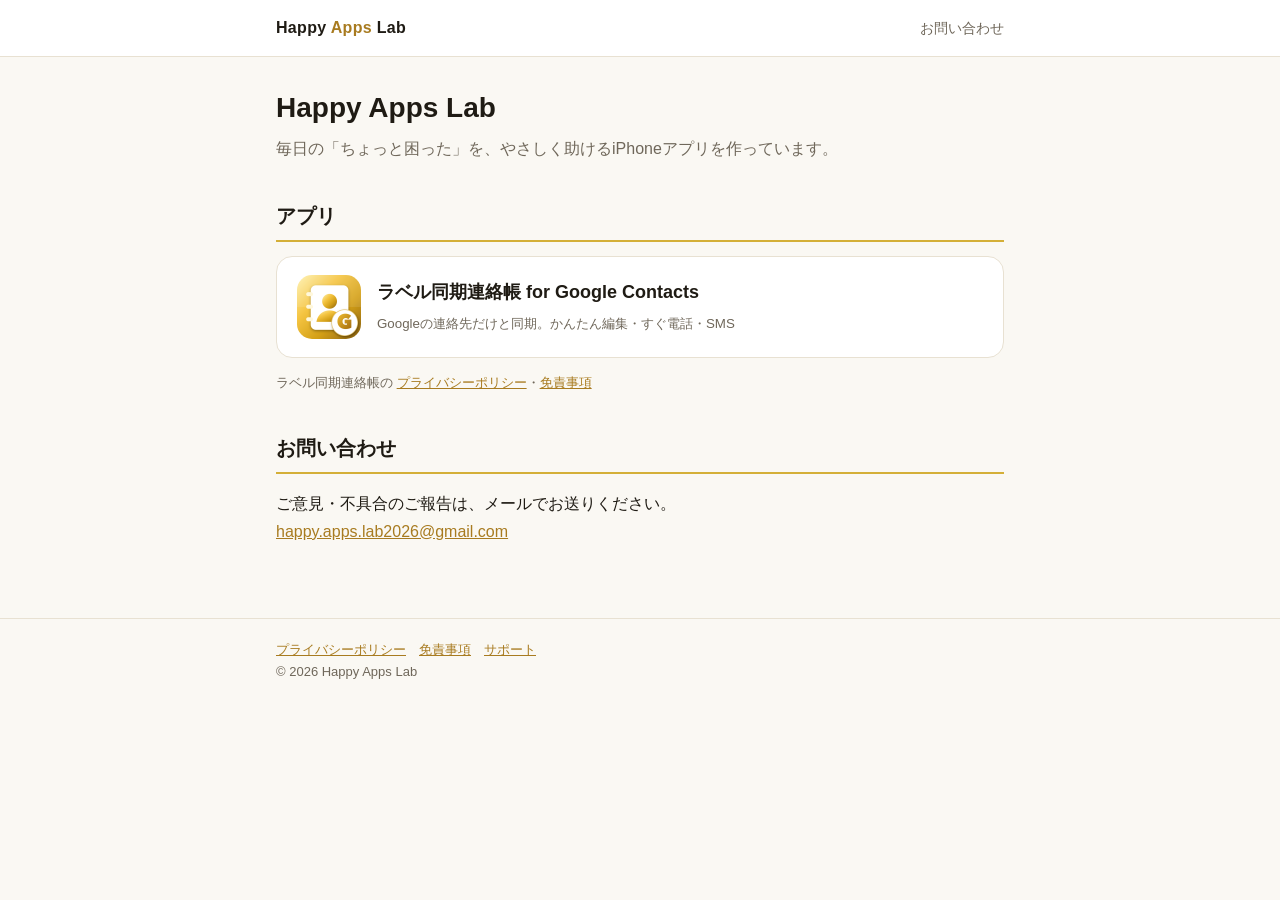
<file: index.html>
<!doctype html>
<html lang="ja"><head><meta charset="utf-8"><meta name="viewport" content="width=device-width,initial-scale=1">
<title>Happy Apps Lab</title>
<meta name="description" content="Happy Apps Lab が作る、iPhoneアプリの紹介ページです。">
<link rel="stylesheet" href="style.css"></head><body>
<header><div class="wrap"><a class="brand" href="./">Happy <span>Apps</span> Lab</a><nav><a href="label-douki/support.html">お問い合わせ</a></nav></div></header>
<main><div class="wrap">
<h1>Happy Apps Lab</h1>
<p class="lead">毎日の「ちょっと困った」を、やさしく助けるiPhoneアプリを作っています。</p>
<h2>アプリ</h2>
<div class="card"><a class="app" href="label-douki/"><img src="label-douki/icon.png" alt="ラベル同期連絡帳のアイコン"><div><b>ラベル同期連絡帳 for Google Contacts</b><small>Googleの連絡先だけと同期。かんたん編集・すぐ電話・SMS</small></div></a></div>
<p class="note">ラベル同期連絡帳の <a href="label-douki/privacy.html">プライバシーポリシー</a>・<a href="label-douki/terms.html">免責事項</a></p>
<h2>お問い合わせ</h2>
<p>ご意見・不具合のご報告は、メールでお送りください。<br><a href="mailto:happy.apps.lab2026@gmail.com">happy.apps.lab2026@gmail.com</a></p>
</div></main>
<footer><div class="wrap"><a href="label-douki/privacy.html">プライバシーポリシー</a>　<a href="label-douki/terms.html">免責事項</a>　<a href="label-douki/support.html">サポート</a><br>© 2026 Happy Apps Lab</div></footer>
</body></html>
</file>
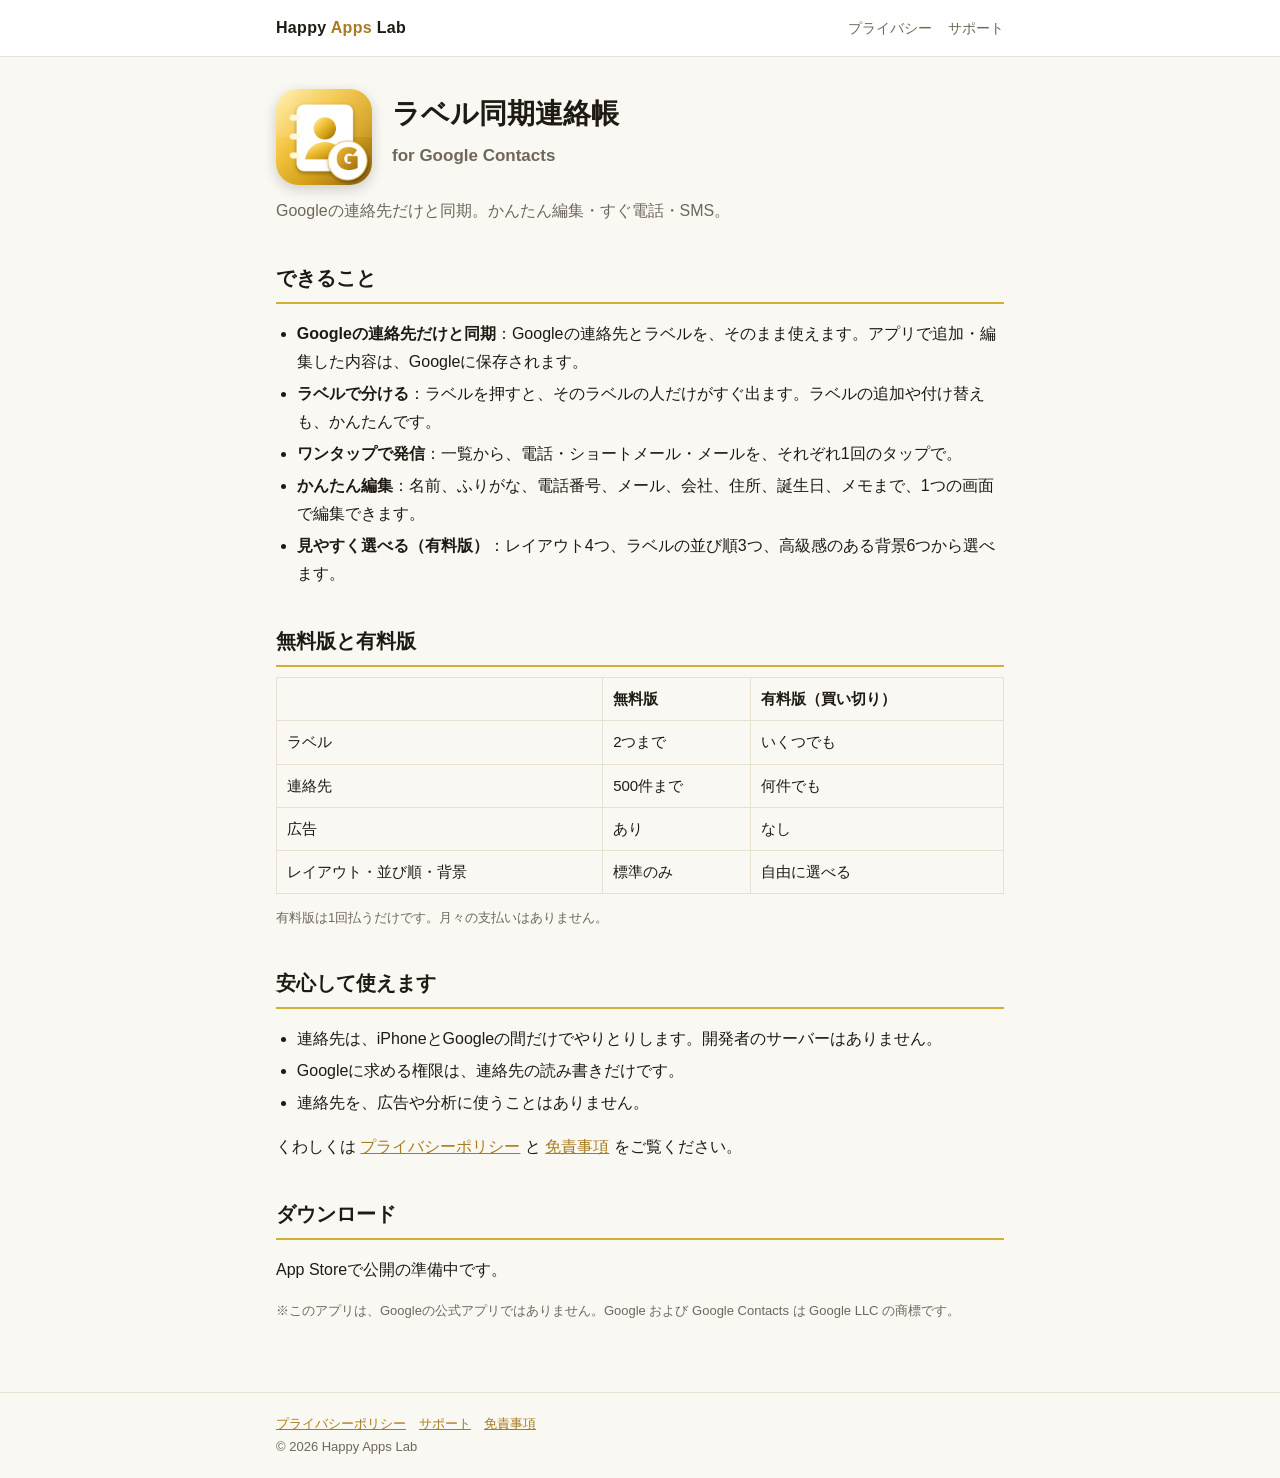
<file: label-douki/index.html>
<!doctype html>
<html lang="ja"><head><meta charset="utf-8"><meta name="viewport" content="width=device-width,initial-scale=1">
<title>ラベル同期連絡帳 for Google Contacts</title>
<meta name="description" content="Googleの連絡先だけと同期する、iPhoneの連絡帳アプリ。かんたん編集、ラベル分け、ワンタップで電話・SMS・メール。">
<link rel="stylesheet" href="../style.css"></head><body>
<header><div class="wrap"><a class="brand" href="../">Happy <span>Apps</span> Lab</a><nav><a href="privacy.html">プライバシー</a><a href="support.html">サポート</a></nav></div></header>
<main><div class="wrap">
<div class="hero"><img src="icon.png" alt="アプリのアイコン"><div><h1>ラベル同期連絡帳<br><small style="font-size:17px;color:var(--sub)">for Google Contacts</small></h1></div></div>
<p class="lead">Googleの連絡先だけと同期。かんたん編集・すぐ電話・SMS。</p>

<h2>できること</h2>
<ul>
<li><b>Googleの連絡先だけと同期</b>：Googleの連絡先とラベルを、そのまま使えます。アプリで追加・編集した内容は、Googleに保存されます。</li>
<li><b>ラベルで分ける</b>：ラベルを押すと、そのラベルの人だけがすぐ出ます。ラベルの追加や付け替えも、かんたんです。</li>
<li><b>ワンタップで発信</b>：一覧から、電話・ショートメール・メールを、それぞれ1回のタップで。</li>
<li><b>かんたん編集</b>：名前、ふりがな、電話番号、メール、会社、住所、誕生日、メモまで、1つの画面で編集できます。</li>
<li><b>見やすく選べる（有料版）</b>：レイアウト4つ、ラベルの並び順3つ、高級感のある背景6つから選べます。</li>
</ul>

<h2>無料版と有料版</h2>
<table>
<tr><th></th><th>無料版</th><th>有料版（買い切り）</th></tr>
<tr><td>ラベル</td><td>2つまで</td><td>いくつでも</td></tr>
<tr><td>連絡先</td><td>500件まで</td><td>何件でも</td></tr>
<tr><td>広告</td><td>あり</td><td>なし</td></tr>
<tr><td>レイアウト・並び順・背景</td><td>標準のみ</td><td>自由に選べる</td></tr>
</table>
<p class="note">有料版は1回払うだけです。月々の支払いはありません。</p>

<h2>安心して使えます</h2>
<ul>
<li>連絡先は、iPhoneとGoogleの間だけでやりとりします。開発者のサーバーはありません。</li>
<li>Googleに求める権限は、連絡先の読み書きだけです。</li>
<li>連絡先を、広告や分析に使うことはありません。</li>
</ul>
<p>くわしくは <a href="privacy.html">プライバシーポリシー</a> と <a href="terms.html">免責事項</a> をご覧ください。</p>

<h2>ダウンロード</h2>
<p>App Storeで公開の準備中です。</p>

<p class="note">※このアプリは、Googleの公式アプリではありません。Google および Google Contacts は Google LLC の商標です。</p>
</div></main>
<footer><div class="wrap"><a href="privacy.html">プライバシーポリシー</a>　<a href="support.html">サポート</a>　<a href="terms.html">免責事項</a><br>© 2026 Happy Apps Lab</div></footer>
</body></html>
</file>
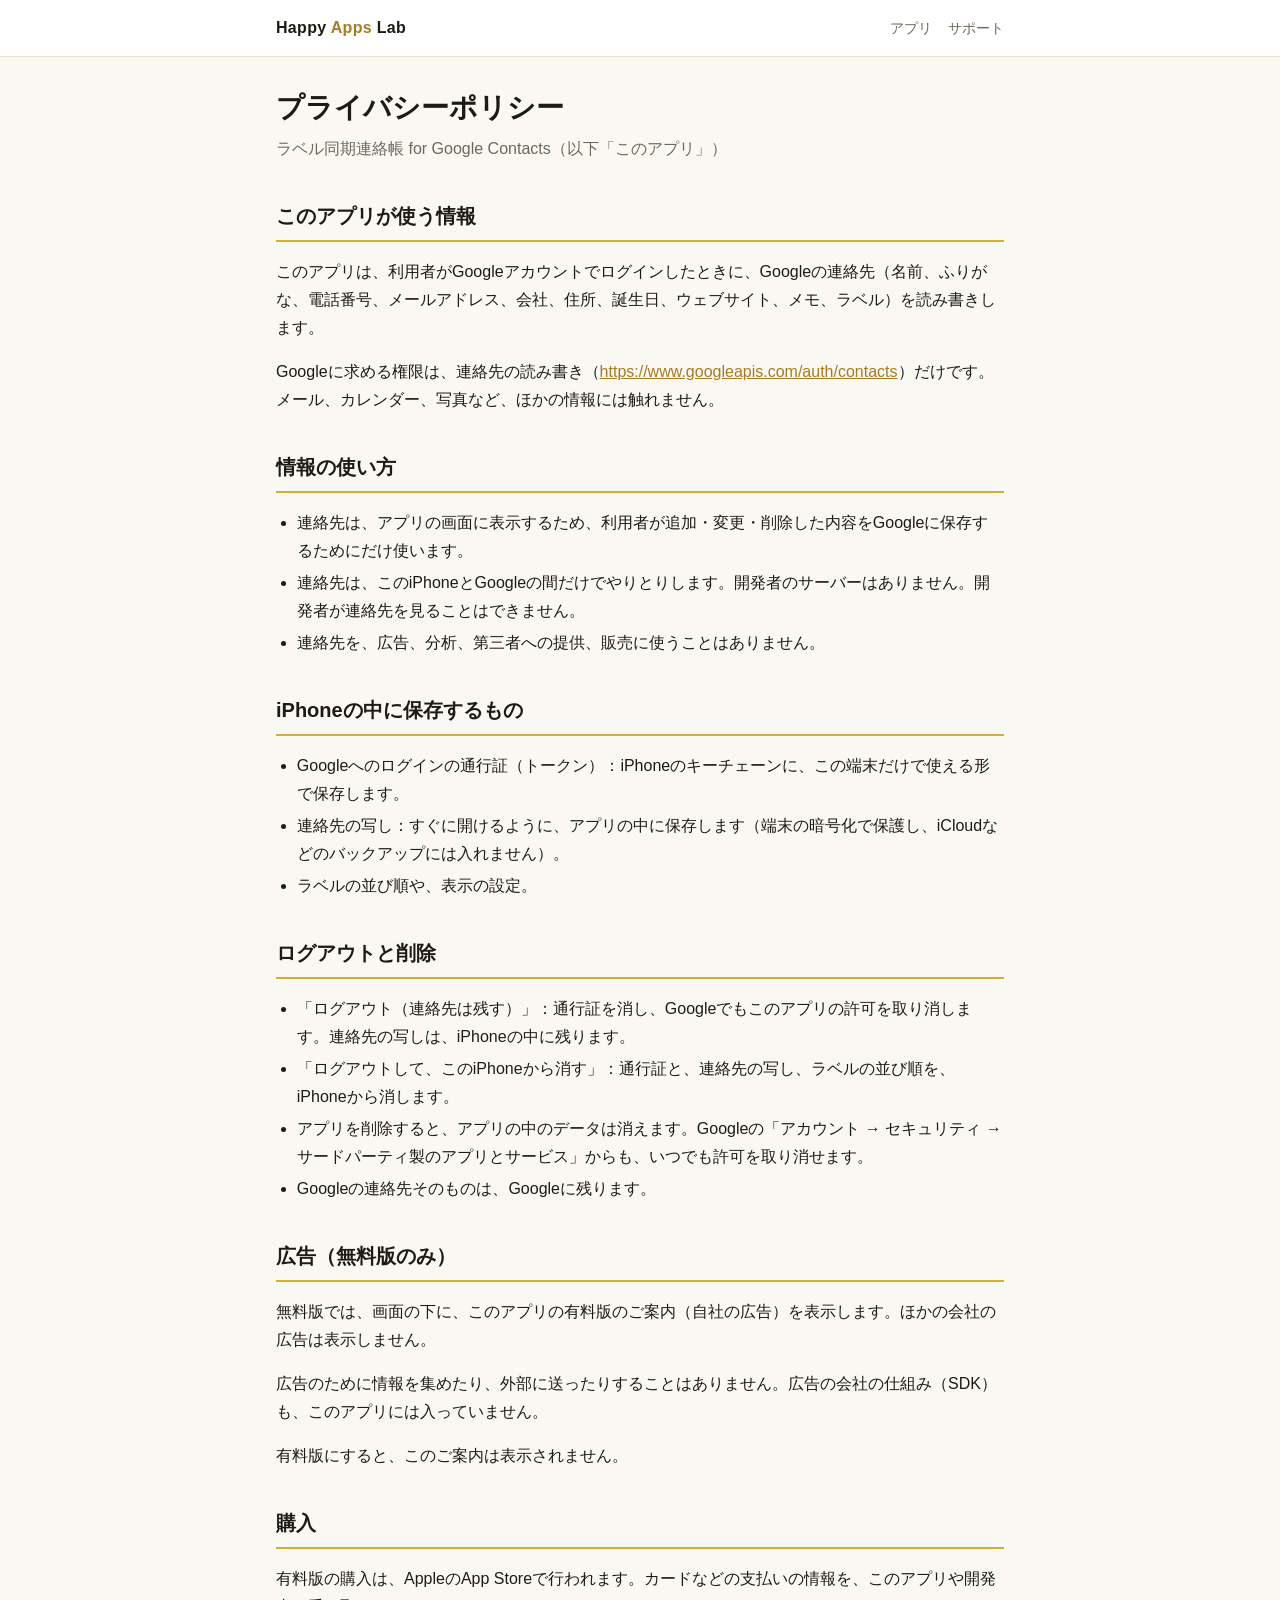
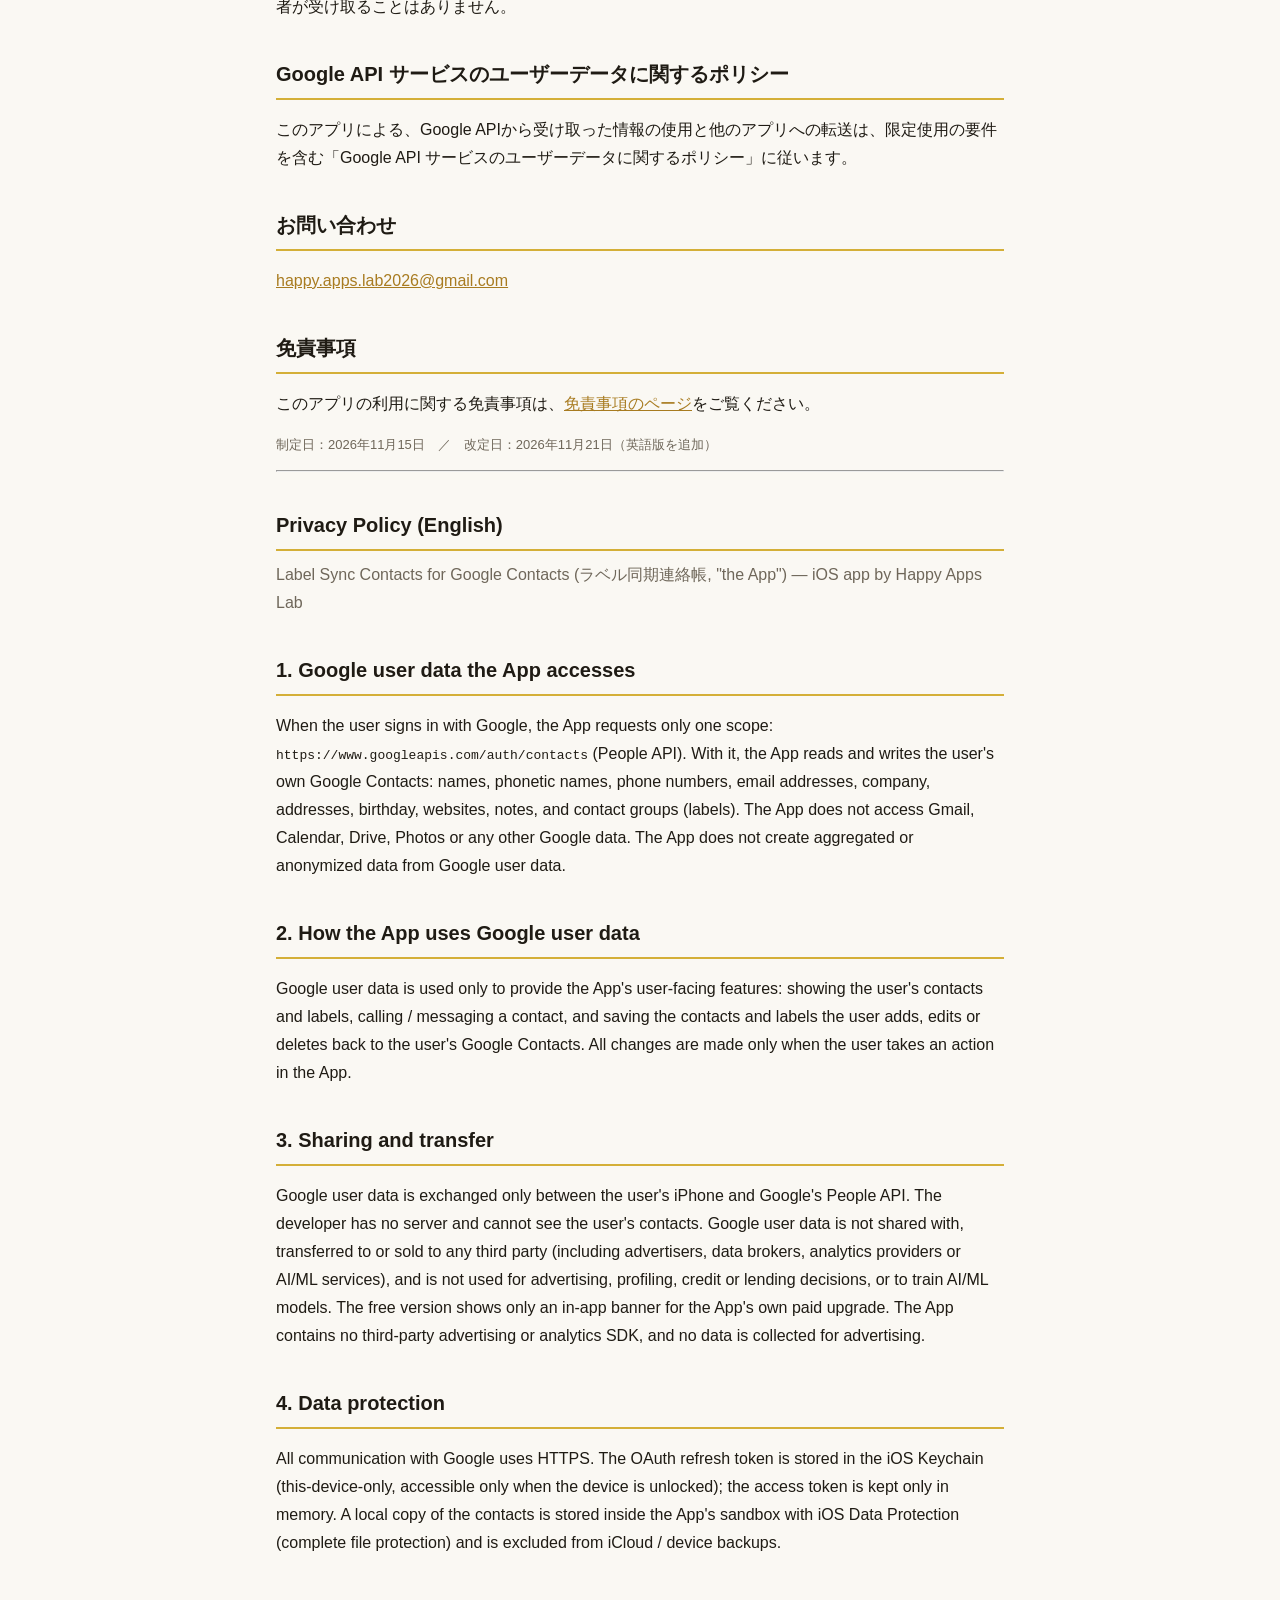
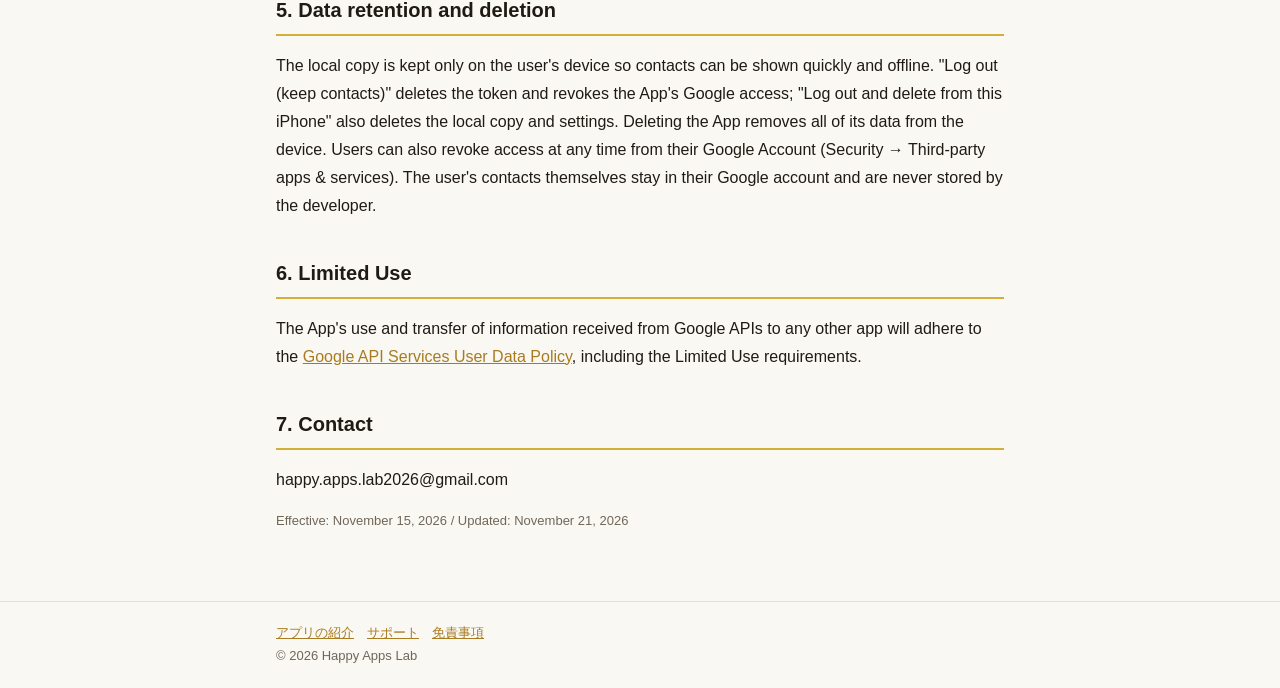
<file: label-douki/privacy.html>
<!doctype html>
<html lang="ja"><head><meta charset="utf-8"><meta name="viewport" content="width=device-width,initial-scale=1">
<title>プライバシーポリシー｜ラベル同期連絡帳</title>
<link rel="stylesheet" href="../style.css"></head><body>
<header><div class="wrap"><a class="brand" href="../">Happy <span>Apps</span> Lab</a><nav><a href="./">アプリ</a><a href="support.html">サポート</a></nav></div></header>
<main><div class="wrap">
<h1>プライバシーポリシー</h1>
<p class="lead">ラベル同期連絡帳 for Google Contacts（以下「このアプリ」）</p>
<h2>このアプリが使う情報</h2>
<p>このアプリは、利用者がGoogleアカウントでログインしたときに、Googleの連絡先（名前、ふりがな、電話番号、メールアドレス、会社、住所、誕生日、ウェブサイト、メモ、ラベル）を読み書きします。</p>
<p>Googleに求める権限は、連絡先の読み書き（<a href="https://www.googleapis.com/auth/contacts">https://www.googleapis.com/auth/contacts</a>）だけです。メール、カレンダー、写真など、ほかの情報には触れません。</p>
<h2>情報の使い方</h2>
<ul>
<li>連絡先は、アプリの画面に表示するため、利用者が追加・変更・削除した内容をGoogleに保存するためにだけ使います。</li>
<li>連絡先は、このiPhoneとGoogleの間だけでやりとりします。開発者のサーバーはありません。開発者が連絡先を見ることはできません。</li>
<li>連絡先を、広告、分析、第三者への提供、販売に使うことはありません。</li>
</ul>
<h2>iPhoneの中に保存するもの</h2>
<ul>
<li>Googleへのログインの通行証（トークン）：iPhoneのキーチェーンに、この端末だけで使える形で保存します。</li>
<li>連絡先の写し：すぐに開けるように、アプリの中に保存します（端末の暗号化で保護し、iCloudなどのバックアップには入れません）。</li>
<li>ラベルの並び順や、表示の設定。</li>
</ul>
<h2>ログアウトと削除</h2>
<ul>
<li>「ログアウト（連絡先は残す）」：通行証を消し、Googleでもこのアプリの許可を取り消します。連絡先の写しは、iPhoneの中に残ります。</li>
<li>「ログアウトして、このiPhoneから消す」：通行証と、連絡先の写し、ラベルの並び順を、iPhoneから消します。</li>
<li>アプリを削除すると、アプリの中のデータは消えます。Googleの「アカウント → セキュリティ → サードパーティ製のアプリとサービス」からも、いつでも許可を取り消せます。</li>
<li>Googleの連絡先そのものは、Googleに残ります。</li>
</ul>
<h2>広告（無料版のみ）</h2>
<p>無料版では、画面の下に、このアプリの有料版のご案内（自社の広告）を表示します。ほかの会社の広告は表示しません。</p>
<p>広告のために情報を集めたり、外部に送ったりすることはありません。広告の会社の仕組み（SDK）も、このアプリには入っていません。</p>
<p>有料版にすると、このご案内は表示されません。</p>
<h2>購入</h2>
<p>有料版の購入は、AppleのApp Storeで行われます。カードなどの支払いの情報を、このアプリや開発者が受け取ることはありません。</p>
<h2>Google API サービスのユーザーデータに関するポリシー</h2>
<p>このアプリによる、Google APIから受け取った情報の使用と他のアプリへの転送は、限定使用の要件を含む「Google API サービスのユーザーデータに関するポリシー」に従います。</p>
<h2>お問い合わせ</h2>
<p><a href="mailto:happy.apps.lab2026@gmail.com">happy.apps.lab2026@gmail.com</a></p>
<h2>免責事項</h2>
<p>このアプリの利用に関する免責事項は、<a href="terms.html">免責事項のページ</a>をご覧ください。</p>
<p class="note">制定日：2026年11月15日　／　改定日：2026年11月21日（英語版を追加）</p>
<hr id="english">
<h2>Privacy Policy (English)</h2>
<p class="lead">Label Sync Contacts for Google Contacts (ラベル同期連絡帳, "the App") — iOS app by Happy Apps Lab</p>
<h2>1. Google user data the App accesses</h2>
<p>When the user signs in with Google, the App requests only one scope: <code>https://www.googleapis.com/auth/contacts</code> (People API). With it, the App reads and writes the user's own Google Contacts: names, phonetic names, phone numbers, email addresses, company, addresses, birthday, websites, notes, and contact groups (labels). The App does not access Gmail, Calendar, Drive, Photos or any other Google data. The App does not create aggregated or anonymized data from Google user data.</p>
<h2>2. How the App uses Google user data</h2>
<p>Google user data is used only to provide the App's user-facing features: showing the user's contacts and labels, calling / messaging a contact, and saving the contacts and labels the user adds, edits or deletes back to the user's Google Contacts. All changes are made only when the user takes an action in the App.</p>
<h2>3. Sharing and transfer</h2>
<p>Google user data is exchanged only between the user's iPhone and Google's People API. The developer has no server and cannot see the user's contacts. Google user data is not shared with, transferred to or sold to any third party (including advertisers, data brokers, analytics providers or AI/ML services), and is not used for advertising, profiling, credit or lending decisions, or to train AI/ML models. The free version shows only an in-app banner for the App's own paid upgrade. The App contains no third-party advertising or analytics SDK, and no data is collected for advertising.</p>
<h2>4. Data protection</h2>
<p>All communication with Google uses HTTPS. The OAuth refresh token is stored in the iOS Keychain (this-device-only, accessible only when the device is unlocked); the access token is kept only in memory. A local copy of the contacts is stored inside the App's sandbox with iOS Data Protection (complete file protection) and is excluded from iCloud / device backups.</p>
<h2>5. Data retention and deletion</h2>
<p>The local copy is kept only on the user's device so contacts can be shown quickly and offline. "Log out (keep contacts)" deletes the token and revokes the App's Google access; "Log out and delete from this iPhone" also deletes the local copy and settings. Deleting the App removes all of its data from the device. Users can also revoke access at any time from their Google Account (Security → Third-party apps &amp; services). The user's contacts themselves stay in their Google account and are never stored by the developer.</p>
<h2>6. Limited Use</h2>
<p>The App's use and transfer of information received from Google APIs to any other app will adhere to the <a href="https://developers.google.com/terms/api-services-user-data-policy">Google API Services User Data Policy</a>, including the Limited Use requirements.</p>
<h2>7. Contact</h2>
<p>happy.apps.lab2026@gmail.com</p>
<p class="note">Effective: November 15, 2026 / Updated: November 21, 2026</p>
</div></main>
<footer><div class="wrap"><a href="./">アプリの紹介</a>　<a href="support.html">サポート</a>　<a href="terms.html">免責事項</a><br>© 2026 Happy Apps Lab</div></footer>
</body></html>
</file>
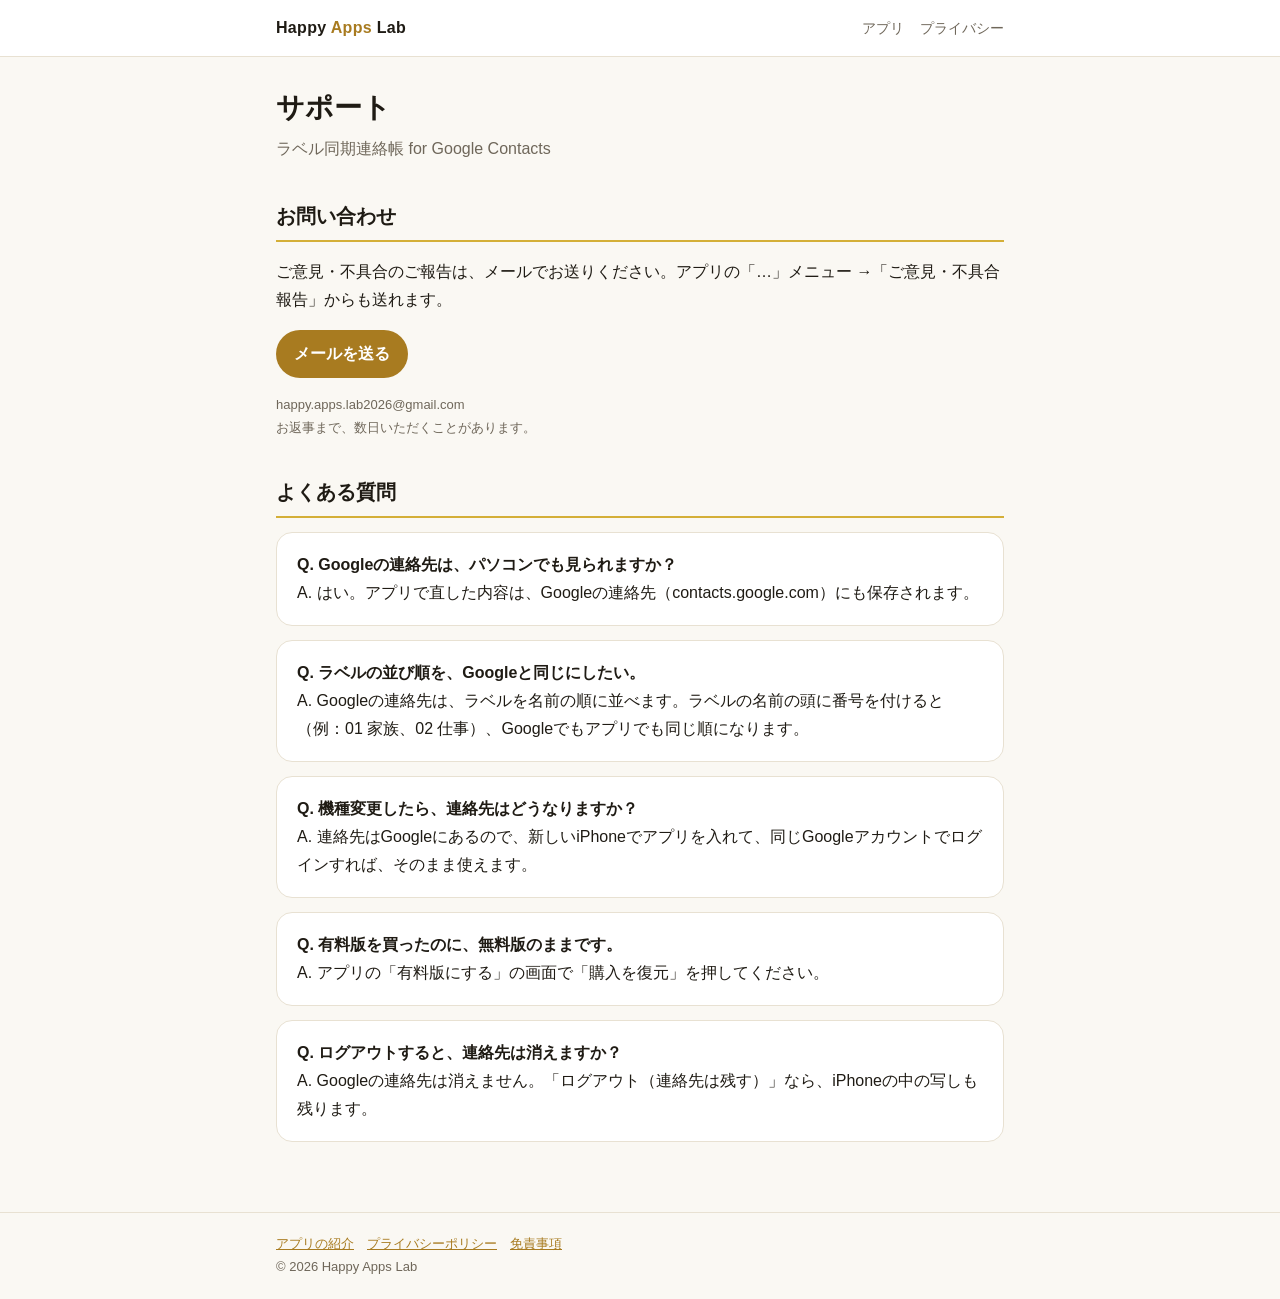
<file: label-douki/support.html>
<!doctype html>
<html lang="ja"><head><meta charset="utf-8"><meta name="viewport" content="width=device-width,initial-scale=1">
<title>サポート｜ラベル同期連絡帳</title>
<link rel="stylesheet" href="../style.css"></head><body>
<header><div class="wrap"><a class="brand" href="../">Happy <span>Apps</span> Lab</a><nav><a href="./">アプリ</a><a href="privacy.html">プライバシー</a></nav></div></header>
<main><div class="wrap">
<h1>サポート</h1>
<p class="lead">ラベル同期連絡帳 for Google Contacts</p>

<h2>お問い合わせ</h2>
<p>ご意見・不具合のご報告は、メールでお送りください。アプリの「…」メニュー →「ご意見・不具合報告」からも送れます。</p>
<p><a class="btn" href="mailto:happy.apps.lab2026@gmail.com?subject=ラベル同期連絡帳：お問い合わせ">メールを送る</a></p>
<p class="note">happy.apps.lab2026@gmail.com<br>お返事まで、数日いただくことがあります。</p>

<h2>よくある質問</h2>
<div class="card"><b>Q. Googleの連絡先は、パソコンでも見られますか？</b><br>A. はい。アプリで直した内容は、Googleの連絡先（contacts.google.com）にも保存されます。</div>
<div class="card"><b>Q. ラベルの並び順を、Googleと同じにしたい。</b><br>A. Googleの連絡先は、ラベルを名前の順に並べます。ラベルの名前の頭に番号を付けると（例：01 家族、02 仕事）、Googleでもアプリでも同じ順になります。</div>
<div class="card"><b>Q. 機種変更したら、連絡先はどうなりますか？</b><br>A. 連絡先はGoogleにあるので、新しいiPhoneでアプリを入れて、同じGoogleアカウントでログインすれば、そのまま使えます。</div>
<div class="card"><b>Q. 有料版を買ったのに、無料版のままです。</b><br>A. アプリの「有料版にする」の画面で「購入を復元」を押してください。</div>
<div class="card"><b>Q. ログアウトすると、連絡先は消えますか？</b><br>A. Googleの連絡先は消えません。「ログアウト（連絡先は残す）」なら、iPhoneの中の写しも残ります。</div>
</div></main>
<footer><div class="wrap"><a href="./">アプリの紹介</a>　<a href="privacy.html">プライバシーポリシー</a>　<a href="terms.html">免責事項</a><br>© 2026 Happy Apps Lab</div></footer>
</body></html>
</file>
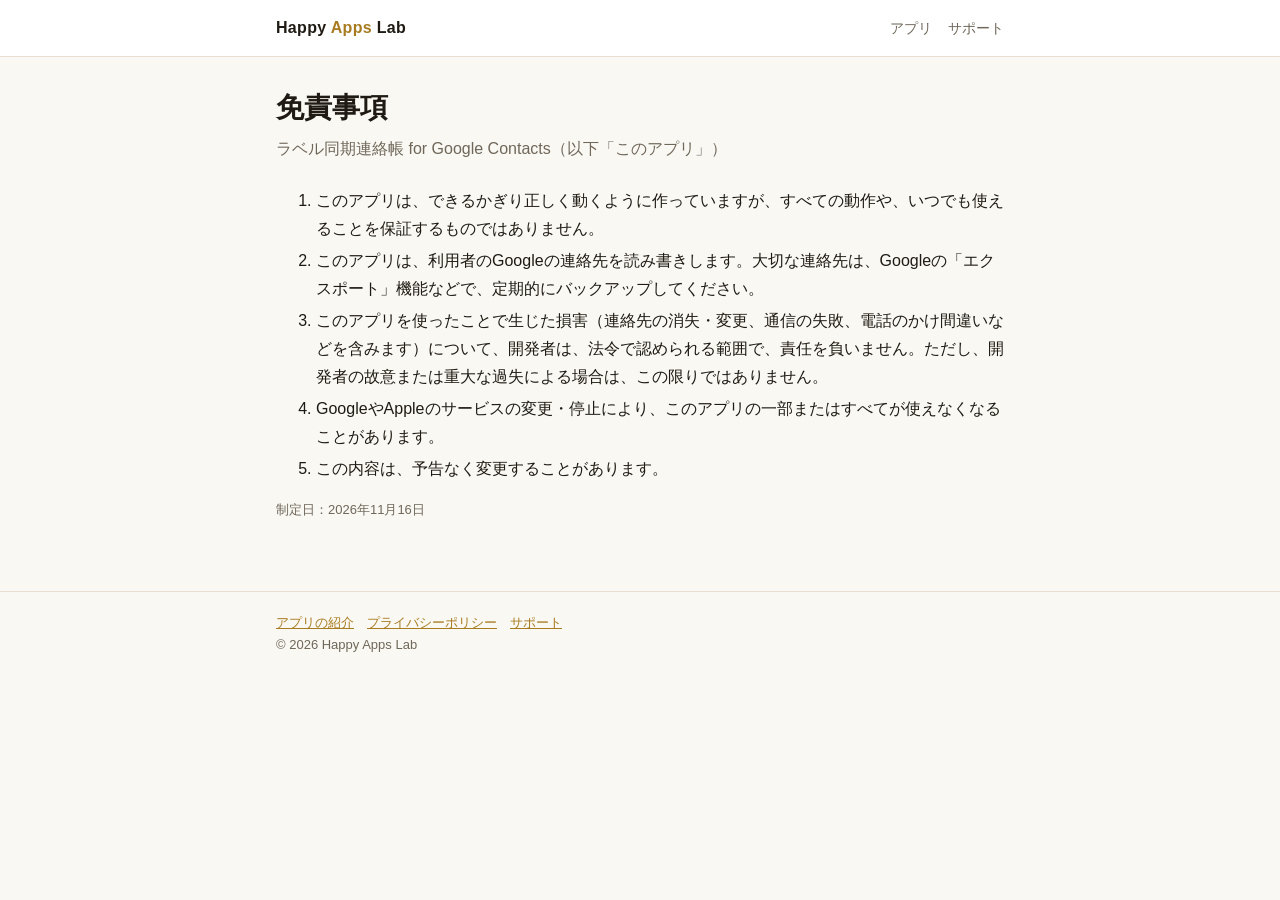
<file: label-douki/terms.html>
<!doctype html>
<html lang="ja"><head><meta charset="utf-8"><meta name="viewport" content="width=device-width,initial-scale=1">
<title>免責事項｜ラベル同期連絡帳</title>
<link rel="stylesheet" href="../style.css"></head><body>
<header><div class="wrap"><a class="brand" href="../">Happy <span>Apps</span> Lab</a><nav><a href="./">アプリ</a><a href="support.html">サポート</a></nav></div></header>
<main><div class="wrap">
<h1>免責事項</h1>
<p class="lead">ラベル同期連絡帳 for Google Contacts（以下「このアプリ」）</p>
<ol>
<li>このアプリは、できるかぎり正しく動くように作っていますが、すべての動作や、いつでも使えることを保証するものではありません。</li>
<li>このアプリは、利用者のGoogleの連絡先を読み書きします。大切な連絡先は、Googleの「エクスポート」機能などで、定期的にバックアップしてください。</li>
<li>このアプリを使ったことで生じた損害（連絡先の消失・変更、通信の失敗、電話のかけ間違いなどを含みます）について、開発者は、法令で認められる範囲で、責任を負いません。ただし、開発者の故意または重大な過失による場合は、この限りではありません。</li>
<li>GoogleやAppleのサービスの変更・停止により、このアプリの一部またはすべてが使えなくなることがあります。</li>
<li>この内容は、予告なく変更することがあります。</li>
</ol>
<p class="note">制定日：2026年11月16日</p>
</div></main>
<footer><div class="wrap"><a href="./">アプリの紹介</a>　<a href="privacy.html">プライバシーポリシー</a>　<a href="support.html">サポート</a><br>© 2026 Happy Apps Lab</div></footer>
</body></html>
</file>
<file: style.css>
:root{--bg:#faf8f3;--card:#fff;--ink:#1f1b14;--sub:#6f675a;--line:#e8e1d2;--gold:#a87b20;--gold2:#d4af37}
@media (prefers-color-scheme:dark){:root{--bg:#141210;--card:#1e1b17;--ink:#f1ebdf;--sub:#a79f90;--line:#332e26;--gold:#e0bd63;--gold2:#d4af37}}
*{box-sizing:border-box}
body{margin:0;background:var(--bg);color:var(--ink);font-family:-apple-system,"Hiragino Sans","Yu Gothic",sans-serif;line-height:1.75}
a{color:var(--gold)}
header{border-bottom:1px solid var(--line);background:var(--card)}
.wrap{max-width:760px;margin:0 auto;padding:0 16px}
header .wrap{display:flex;align-items:center;justify-content:space-between;height:56px}
.brand{font-weight:800;letter-spacing:.02em;color:var(--ink);text-decoration:none}
.brand span{color:var(--gold)}
nav a{margin-left:16px;font-size:14px;text-decoration:none;color:var(--sub)}
main{padding:32px 0 56px}
h1{font-size:28px;line-height:1.35;margin:0 0 8px}
h2{font-size:20px;margin:36px 0 10px;padding-bottom:6px;border-bottom:2px solid var(--gold2)}
.lead{color:var(--sub);margin:0 0 24px}
.hero{display:flex;gap:20px;align-items:center;margin-bottom:12px}
.hero img{width:96px;height:96px;border-radius:22px;box-shadow:0 4px 14px rgba(0,0,0,.18)}
.card{background:var(--card);border:1px solid var(--line);border-radius:16px;padding:18px 20px;margin:14px 0}
.app{display:flex;gap:16px;align-items:center;text-decoration:none;color:var(--ink)}
.app img{width:64px;height:64px;border-radius:15px}
.app b{display:block;font-size:18px}
.app small{color:var(--sub)}
ul{padding-left:1.3em}
li{margin:4px 0}
table{width:100%;border-collapse:collapse;margin:10px 0}
th,td{border:1px solid var(--line);padding:8px 10px;text-align:left;font-size:15px}
th{background:var(--bg)}
.note{font-size:13px;color:var(--sub)}
.btn{display:inline-block;background:var(--gold);color:#fff;text-decoration:none;font-weight:700;padding:10px 18px;border-radius:999px}
footer{border-top:1px solid var(--line);padding:20px 0;font-size:13px;color:var(--sub)}
@media (max-width:480px){h1{font-size:23px}.hero{flex-direction:column;align-items:flex-start}nav a{margin-left:10px}}
</file>
